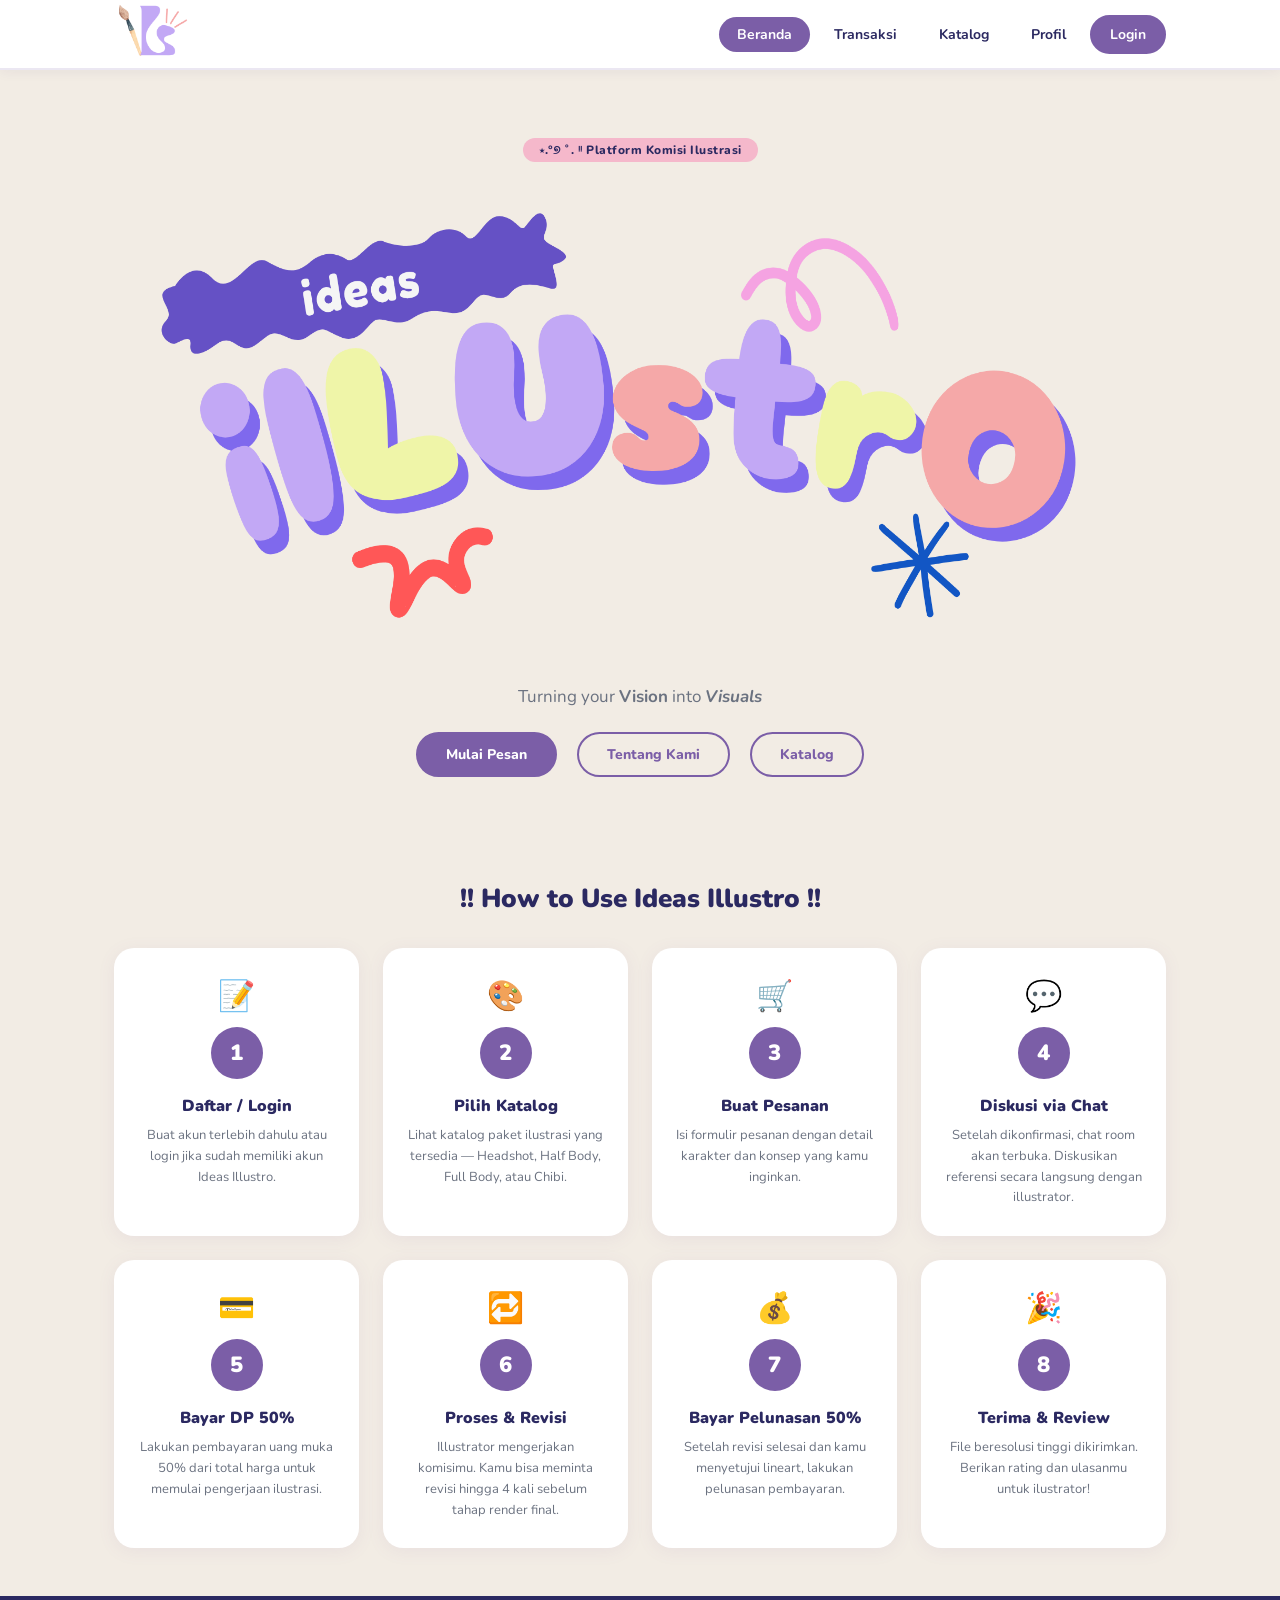
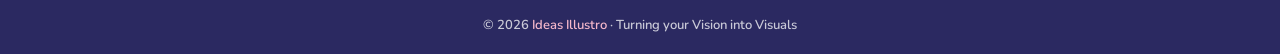
<file: index.html>
<!DOCTYPE html>
<html lang="id">
<head>
  <meta charset="UTF-8" />
  <meta name="viewport" content="width=device-width, initial-scale=1.0" />
  <title>Beranda – Ideas Illustro</title>
  <link rel="stylesheet" href="style.css" />
  <link rel="icon" href="LogoShort.png" />
</head>
<body>

  <header>
    <div class="header-inner">

      <a href="index.html" class="logo-link">
        <img src="LogoShort.png" alt="Ideas Illustro Logo" />
      </a>

      <button class="hamburger" id="hamburger" aria-label="Buka menu">
        <span></span><span></span><span></span>
      </button>

      <!-- Navigasi menggunakan <nav>, <ul>, <li> -->
      <nav id="navMenu">
        <ul>
          <li><a href="index.html">Beranda</a></li>
          <li><a href="transaksi.html">Transaksi</a></li>
          <li><a href="katalog.html">Katalog</a></li>
          <li><a href="profil.html">Profil</a></li>
          <li><a href="login.html" class="btn-nav-login">Login</a></li>
        </ul>
      </nav>

    </div>
  </header>
  

  <main>

    <!-- Hero Section -->
    <section class="hero-beranda">
      <span class="section-tag">⋆.°୭ ˚. ᵎᵎ Platform Komisi Ilustrasi</span>
      <div class="hero-beranda">
        <img src="LogoMain.png" alt="Ideas Illustro Logo" />
      </div>
      <p>Turning your <b>Vision</b> into <b><i>Visuals</i></b></p>
      <div class="hero-btns">
        <a href="transaksi.html" class="btn btn-primary">Mulai Pesan</a>
        <a href="profil.html" class="btn btn-outline">Tentang Kami</a>
        <a href="katalog.html" class="btn btn-outline">Katalog</a>
      </div>
    </section>

    <!-- Langkah Penggunaan Aplikasi -->
    <section>
      <h2 class="langkah-judul">!! How to Use Ideas Illustro !!</h2>
      <div class="langkah-grid">

        <div class="langkah-item">
          <div class="langkah-icon">📝</div>
          <div class="langkah-nomor">1</div>
          <h3>Daftar / Login</h3>
          <p>Buat akun terlebih dahulu atau login jika sudah memiliki akun Ideas Illustro.</p>
        </div>

        <div class="langkah-item">
          <div class="langkah-icon">🎨</div>
          <div class="langkah-nomor">2</div>
          <h3>Pilih Katalog</h3>
          <p>Lihat katalog paket ilustrasi yang tersedia — Headshot, Half Body, Full Body, atau Chibi.</p>
        </div>

        <div class="langkah-item">
          <div class="langkah-icon">🛒</div>
          <div class="langkah-nomor">3</div>
          <h3>Buat Pesanan</h3>
          <p>Isi formulir pesanan dengan detail karakter dan konsep yang kamu inginkan.</p>
        </div>

        <div class="langkah-item">
          <div class="langkah-icon">💬</div>
          <div class="langkah-nomor">4</div>
          <h3>Diskusi via Chat</h3>
          <p>Setelah dikonfirmasi, chat room akan terbuka. Diskusikan referensi secara langsung dengan illustrator.</p>
        </div>

        <div class="langkah-item">
          <div class="langkah-icon">💳</div>
          <div class="langkah-nomor">5</div>
          <h3>Bayar DP 50%</h3>
          <p>Lakukan pembayaran uang muka 50% dari total harga untuk memulai pengerjaan ilustrasi.</p>
        </div>

        <div class="langkah-item">
          <div class="langkah-icon">🔁</div>
          <div class="langkah-nomor">6</div>
          <h3>Proses & Revisi</h3>
          <p>Illustrator mengerjakan komisimu. Kamu bisa meminta revisi hingga 4 kali sebelum tahap render final.</p>
        </div>

        <div class="langkah-item">
          <div class="langkah-icon">💰</div>
          <div class="langkah-nomor">7</div>
          <h3>Bayar Pelunasan 50%</h3>
          <p>Setelah revisi selesai dan kamu menyetujui lineart, lakukan pelunasan pembayaran.</p>
        </div>

        <div class="langkah-item">
          <div class="langkah-icon">🎉</div>
          <div class="langkah-nomor">8</div>
          <h3>Terima & Review</h3>
          <p>File beresolusi tinggi dikirimkan. Berikan rating dan ulasanmu untuk ilustrator!</p>
        </div>

      </div>
    </section>

  </main>
  <!-- ==================== END MAIN ==================== -->


  <!-- ==================== FOOTER ==================== -->
  <footer>
    <p>© 2026 <span>Ideas Illustro</span> · Turning your Vision into Visuals </p>
  </footer>
  <!-- ==================== END FOOTER ==================== -->

  <script src="script.js"></script>
</body>
</html>
</file>
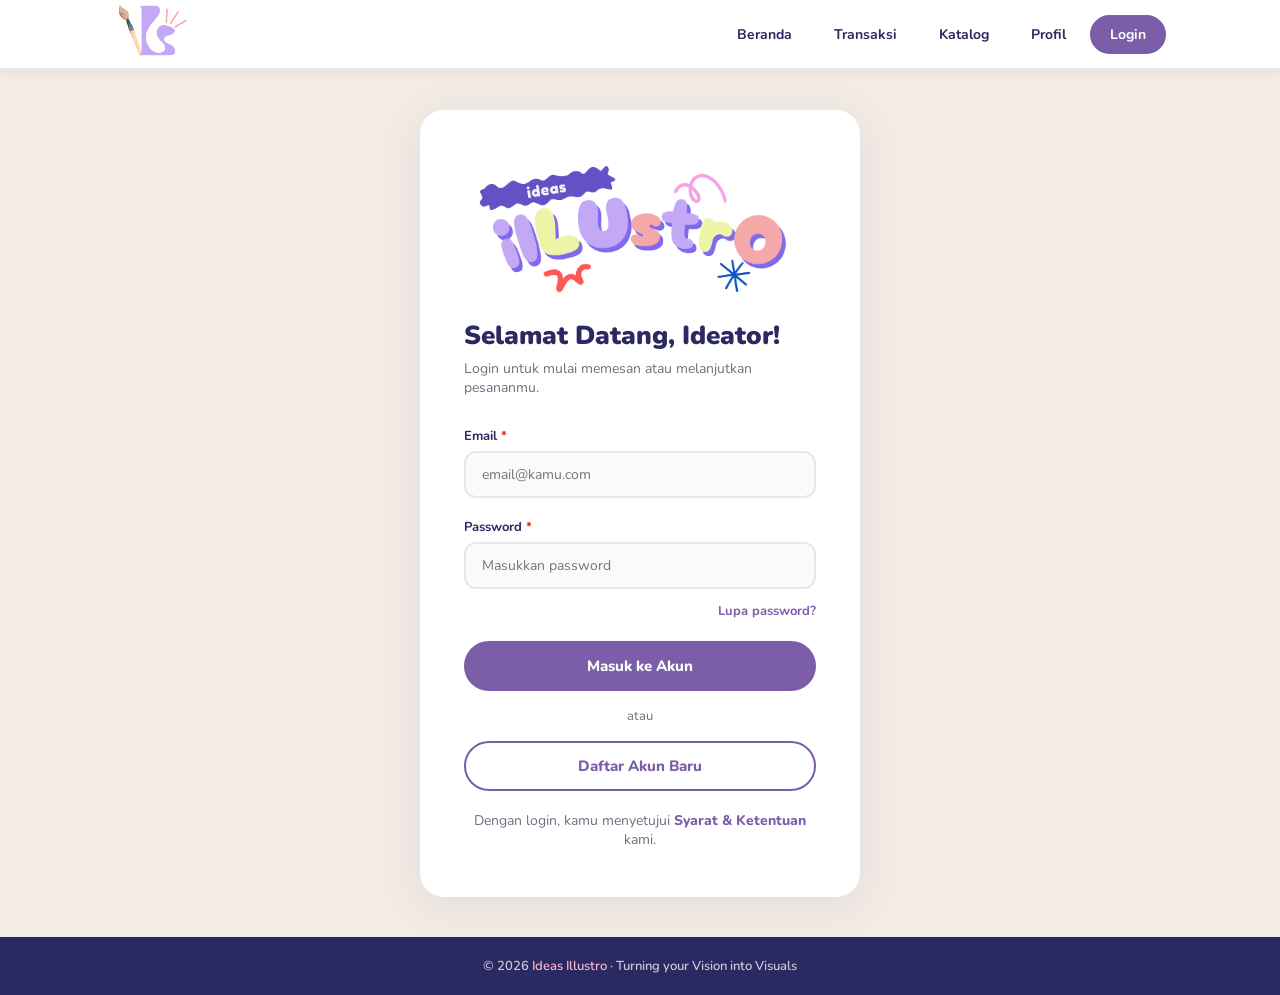
<file: login.html>
<!DOCTYPE html>
<html lang="id">
<head>
  <meta charset="UTF-8" />
  <meta name="viewport" content="width=device-width, initial-scale=1.0" />
  <title>Login – Ideas Illustro</title>
  <link rel="stylesheet" href="style.css" />
  <link rel="icon" href="LogoShort.png">
</head>
<body>

  <!-- ==================== HEADER ==================== -->
  <header>
    <div class="header-inner">
      <a href="index.html" class="logo-link">
        <img src="LogoShort.png" alt="Ideas Illustro Logo">
      </a>
      <button class="hamburger" id="hamburger" aria-label="Buka menu">
        <span></span><span></span><span></span>
      </button>
      <nav id="navMenu">
        <ul>
          <li><a href="index.html">Beranda</a></li>
          <li><a href="transaksi.html">Transaksi</a></li>
          <li><a href="katalog.html">Katalog</a></li>
          <li><a href="profil.html">Profil</a></li>
          <li><a href="login.html" class="btn-nav-login">Login</a></li>
        </ul>
      </nav>
    </div>
  </header>

  <!-- ==================== KONTEN Login ==================== -->
  <main style="padding-top: 0; padding-bottom: 0;">
    <div class="login-wrap">
      <div class="login-card">

        <!-- Logo kecil di form -->
        <div style="text-align:center; margin-bottom:20px;">
          <img src="LogoMain.png" alt="Ideas Illustro" style="margin: 0 auto;">
        </div>

        <h2>Selamat Datang, Ideator!</h2>
        <p class="sub">Login untuk mulai memesan atau melanjutkan pesananmu.</p>

        <!-- Alert -->
        <div class="alert alert-sukses" id="alertSukses"></div>
        <div class="alert alert-error"  id="alertError"></div>

        <!-- ===== FORM LOGIN ===== -->
        <form id="formLogin" onsubmit="validasiLogin(event)" novalidate>

          <!-- Email -->
          <div class="form-group">
            <label for="loginEmail">Email <span style="color:var(--error)">*</span></label>
            <input
              type="email"
              id="loginEmail"
              name="loginEmail"
              placeholder="email@kamu.com"
            />
            <span class="error-msg" id="err-loginEmail"></span>
          </div>

          <!-- Password -->
          <div class="form-group">
            <label for="loginPass">Password <span style="color:var(--error)">*</span></label>
            <input
              type="password"
              id="loginPass"
              name="loginPass"
              placeholder="Masukkan password"
            />
            <span class="error-msg" id="err-loginPass"></span>
          </div>

          <!-- Lupa password -->
          <div style="text-align:right; margin-top:-10px; margin-bottom:20px;">
            <a href="#" style="font-size:13px; color:var(--purple); font-weight:700;">Lupa password?</a>
          </div>

          <!-- Tombol Login -->
          <button type="submit" class="btn btn-primary btn-block">
            Masuk ke Akun
          </button>

        </form>
        <!-- ===== END FORM LOGIN ===== -->

        <div class="login-divider">atau</div>

        <!-- Daftar -->
        <a href="#" class="btn btn-outline btn-block" style="display:block; text-align:center;">
          Daftar Akun Baru
        </a>

        <p class="login-switch">
          Dengan login, kamu menyetujui
          <a href="#">Syarat &amp; Ketentuan</a> kami.
        </p>

      </div>
    </div>
  </main>
  <!-- ==================== END MAIN ==================== -->


  <!-- ==================== FOOTER ==================== -->
  <footer>
    <p>© 2026 <span>Ideas Illustro</span> · Turning your Vision into Visuals </p>
  </footer>

  <script src="script.js"></script>
</body>
</html>
</file>
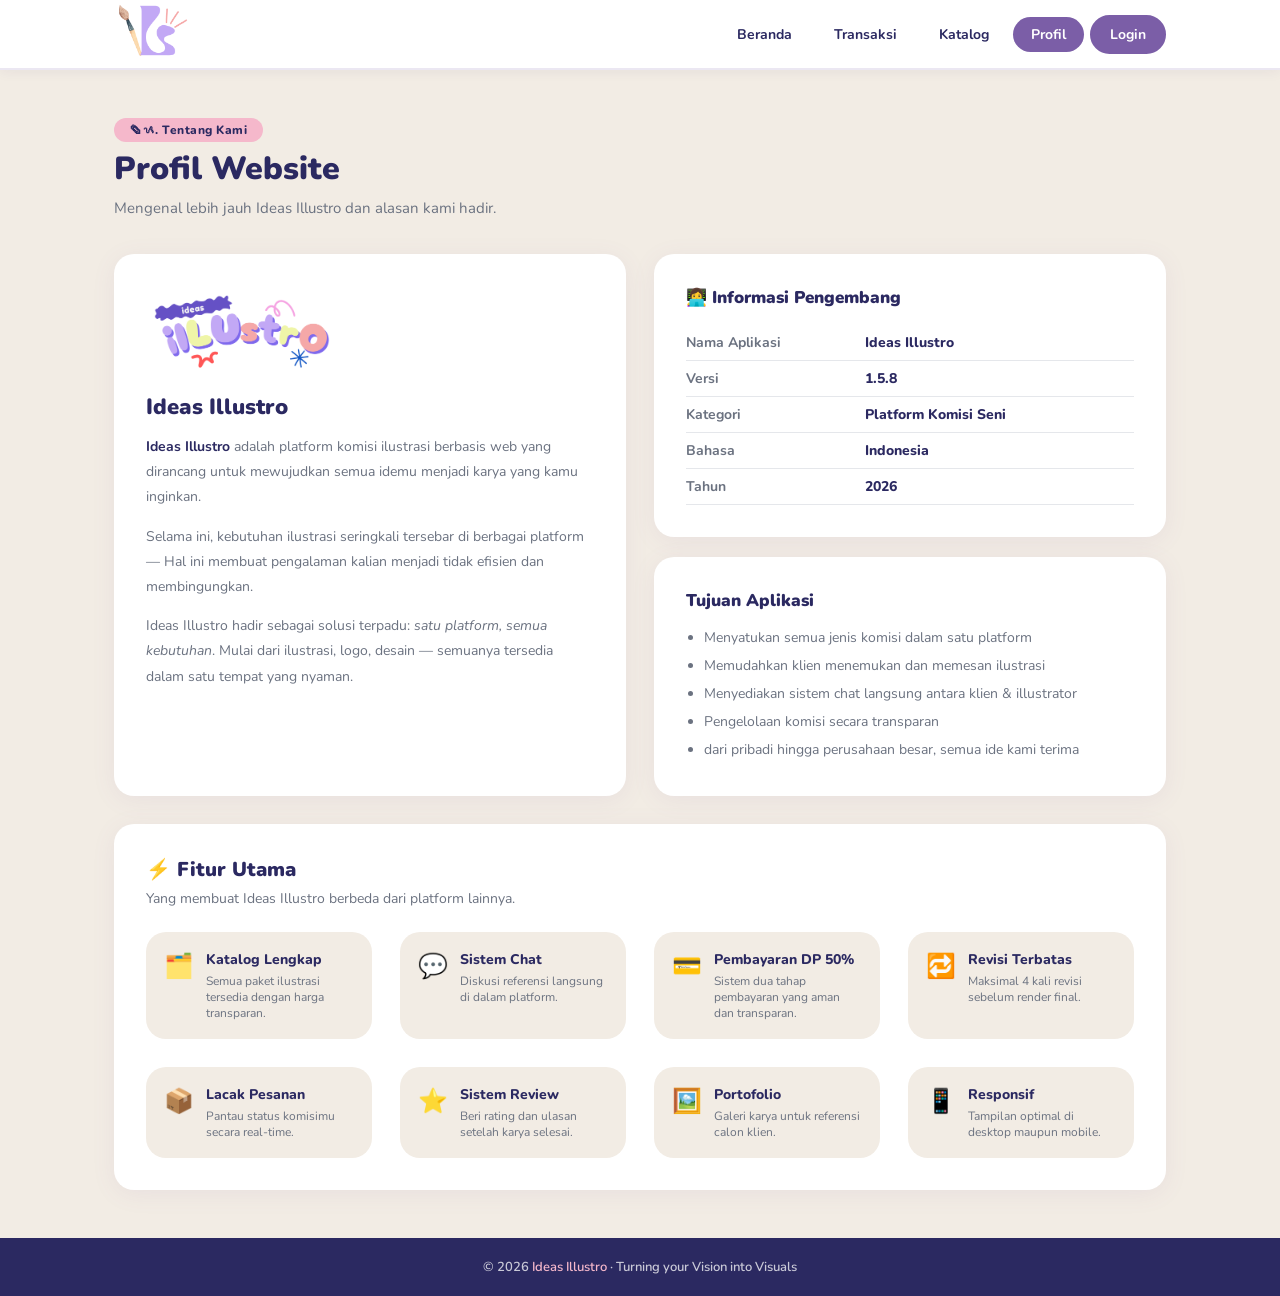
<file: profil.html>
<!DOCTYPE html>
<html lang="id">
<head>
  <meta charset="UTF-8" />
  <meta name="viewport" content="width=device-width, initial-scale=1.0" />
  <title>Profil – Ideas Illustro</title>
  <link rel="stylesheet" href="style.css" />
  <link rel="icon" href="LogoShort.png">
</head>
<body>

  <!-- ==================== HEADER ==================== -->
  <header>
    <div class="header-inner">
      <a href="index.html" class="logo-link">
        <img src="LogoShort.png" alt="Ideas Illustro Logo" />
      </a>
      <button class="hamburger" id="hamburger" aria-label="Buka menu">
        <span></span><span></span><span></span>
      </button>
      <nav id="navMenu">
        <ul>
          <li><a href="index.html">Beranda</a></li>
          <li><a href="transaksi.html">Transaksi</a></li>
          <li><a href="katalog.html">Katalog</a></li>
          <li><a href="profil.html">Profil</a></li>
          <li><a href="login.html" class="btn-nav-login">Login</a></li>
        </ul>
      </nav>
    </div>
  </header>
  <!-- ==================== END HEADER ==================== -->


  <!-- ==================== KONTEN UTAMA ==================== -->
  <main>

    <span class="section-tag"> ✎ᝰ. Tentang Kami</span>
    <h1 class="page-title">Profil Website</h1>
    <p class="page-subtitle">Mengenal lebih jauh Ideas Illustro dan alasan kami hadir.</p>

    <div class="profil-grid">

      <div class="card">
        <div class="profil-image">
          <img src="LogoMain.png" alt="Logo Ideas Illustro">
        </div>
        <h2 style="font-size:22px; font-weight:900; margin-bottom:12px;">Ideas Illustro</h2>
        <p style="font-size:14px; color:var(--gray); line-height:1.8; margin-bottom:14px;">
          <strong style="color:var(--purple-dark);">Ideas Illustro</strong> adalah platform komisi ilustrasi berbasis web yang dirancang untuk mewujudkan semua idemu menjadi karya yang kamu inginkan.
        </p>
        <p style="font-size:14px; color:var(--gray); line-height:1.8; margin-bottom:14px;">
          Selama ini, kebutuhan ilustrasi seringkali tersebar di berbagai platform — Hal ini membuat pengalaman kalian menjadi tidak efisien dan membingungkan.
        </p>
        <p style="font-size:14px; color:var(--gray); line-height:1.8;">
          Ideas Illustro hadir sebagai solusi terpadu: <em>satu platform, semua kebutuhan</em>. Mulai dari ilustrasi, logo, desain — semuanya tersedia dalam satu tempat yang nyaman.
        </p>
      </div>

      <!-- Info Developer -->
      <div>
        <div class="card" style="margin-bottom:20px;">
          <h3 style="font-size:17px; font-weight:900; margin-bottom:16px;">👩‍💻 Informasi Pengembang</h3>
          <table style="font-size:14px; width:100%;">
            <tbody>
              <tr>
                <td style="padding:8px 0; color:var(--gray); font-weight:700; width:40%;">Nama Aplikasi</td>
                <td style="padding:8px 0; font-weight:800;">Ideas Illustro</td>
              </tr>
              <tr>
                <td style="padding:8px 0; color:var(--gray); font-weight:700;">Versi</td>
                <td style="padding:8px 0; font-weight:800;">1.5.8</td>
              </tr>
              <tr>
                <td style="padding:8px 0; color:var(--gray); font-weight:700;">Kategori</td>
                <td style="padding:8px 0; font-weight:800;">Platform Komisi Seni</td>
              </tr>
              <tr>
                <td style="padding:8px 0; color:var(--gray); font-weight:700;">Bahasa</td>
                <td style="padding:8px 0; font-weight:800;">Indonesia</td>
              </tr>
              <tr>
                <td style="padding:8px 0; color:var(--gray); font-weight:700;">Tahun</td>
                <td style="padding:8px 0; font-weight:800;">2026</td>
              </tr>
             
            </tbody>
          </table>
        </div>

        <div class="card">
          <h3 style="font-size:17px; font-weight:900; margin-bottom:12px;">Tujuan Aplikasi</h3>
          <ul style="font-size:14px; color:var(--gray); line-height:2; padding-left:18px; list-style:disc;">
            <li>Menyatukan semua jenis komisi dalam satu platform</li>
            <li>Memudahkan klien menemukan dan memesan ilustrasi</li>
            <li>Menyediakan sistem chat langsung antara klien & illustrator</li>
            <li>Pengelolaan komisi secara transparan</li>
            <li>dari pribadi hingga perusahaan besar, semua ide kami terima</li>
          </ul>
        </div>
      </div>

    </div>

    <!-- Fitur Utama -->
    <div class="card">
      <h3 style="font-size:20px; font-weight:900; margin-bottom:6px;">⚡ Fitur Utama</h3>
      <p style="font-size:14px; color:var(--gray); margin-bottom:0;">Yang membuat Ideas Illustro berbeda dari platform lainnya.</p>
      <div class="profil-fitur">

        <div class="fitur-item">
          <div class="fitur-icon">🗂️</div>
          <div>
            <h4>Katalog Lengkap</h4>
            <p>Semua paket ilustrasi tersedia dengan harga transparan.</p>
          </div>
        </div>

        <div class="fitur-item">
          <div class="fitur-icon">💬</div>
          <div>
            <h4>Sistem Chat</h4>
            <p>Diskusi referensi langsung di dalam platform.</p>
          </div>
        </div>

        <div class="fitur-item">
          <div class="fitur-icon">💳</div>
          <div>
            <h4>Pembayaran DP 50%</h4>
            <p>Sistem dua tahap pembayaran yang aman dan transparan.</p>
          </div>
        </div>

        <div class="fitur-item">
          <div class="fitur-icon">🔁</div>
          <div>
            <h4>Revisi Terbatas</h4>
            <p>Maksimal 4 kali revisi sebelum render final.</p>
          </div>
        </div>

        <div class="fitur-item">
          <div class="fitur-icon">📦</div>
          <div>
            <h4>Lacak Pesanan</h4>
            <p>Pantau status komisimu secara real-time.</p>
          </div>
        </div>

        <div class="fitur-item">
          <div class="fitur-icon">⭐</div>
          <div>
            <h4>Sistem Review</h4>
            <p>Beri rating dan ulasan setelah karya selesai.</p>
          </div>
        </div>

        <div class="fitur-item">
          <div class="fitur-icon">🖼️</div>
          <div>
            <h4>Portofolio</h4>
            <p>Galeri karya untuk referensi calon klien.</p>
          </div>
        </div>

        <div class="fitur-item">
          <div class="fitur-icon">📱</div>
          <div>
            <h4>Responsif</h4>
            <p>Tampilan optimal di desktop maupun mobile.</p>
          </div>
        </div>

      </div>
    </div>

  </main>
  <!-- ==================== END MAIN ==================== -->


  <!-- ==================== FOOTER ==================== -->
  <footer>
      <p>© 2026 <span>Ideas Illustro</span> · Turning your Vision into Visuals </p>
  </footer>

  <script src="script.js"></script>
</body>
</html>
</file>
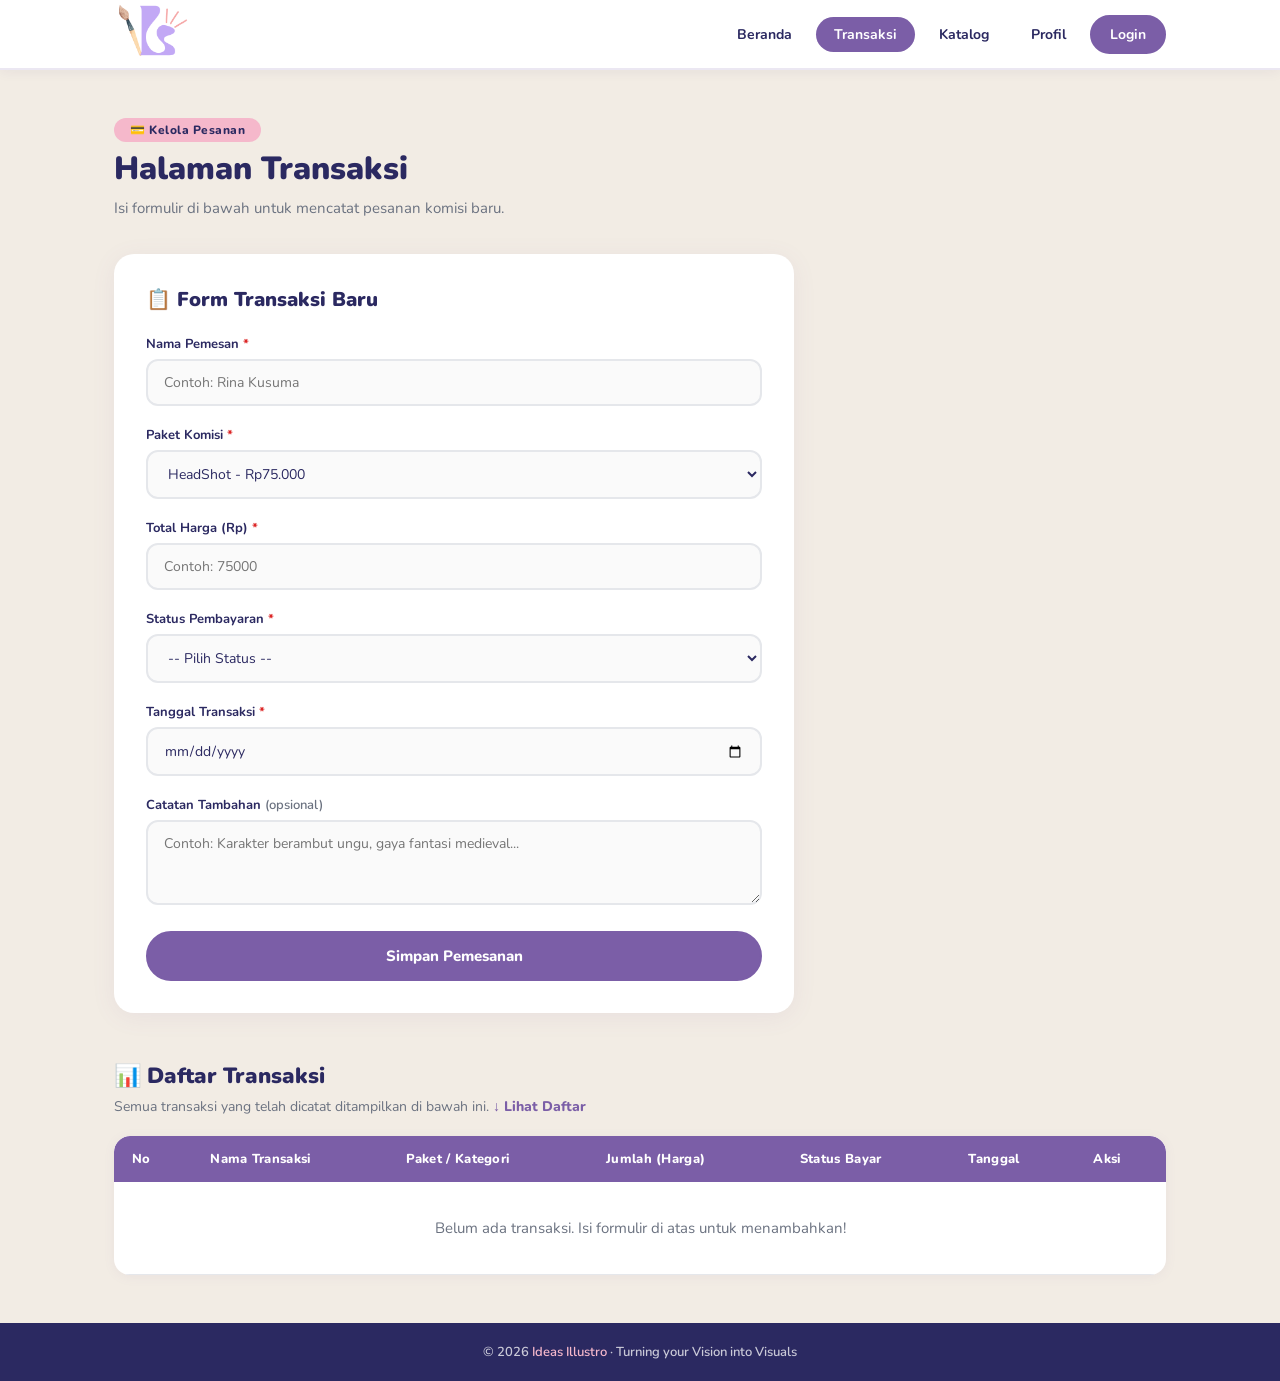
<file: transaksi.html>
<!DOCTYPE html>
<html lang="id">
<head>
  <meta charset="UTF-8" />
  <meta name="viewport" content="width=device-width, initial-scale=1.0" />
  <title>Transaksi – Ideas Illustro</title>
  <link rel="stylesheet" href="style.css" />
  <link rel="icon" href="LogoShort.png" />
</head>
<body>

  <!-- ==================== HEADER ==================== -->
  <header>
    <div class="header-inner">
      <a href="index.html" class="logo-link">
        <img src="LogoShort.png" alt="Ideas Illustro Logo" />
      </a>
      <button class="hamburger" id="hamburger" aria-label="Buka menu">
        <span></span><span></span><span></span>
      </button>
      <nav id="navMenu">
        <ul>
          <li><a href="index.html">Beranda</a></li>
          <li><a href="transaksi.html">Transaksi</a></li>
          <li><a href="katalog.html">Katalog</a></li>
          <li><a href="profil.html">Profil</a></li>
          <li><a href="login.html" class="btn-nav-login">Login</a></li>
        </ul>
      </nav>
    </div>
  </header>
  <!-- ==================== END HEADER ==================== -->


  <!-- ==================== KONTEN UTAMA ==================== -->
  <main>

    <!-- Judul Halaman -->
    <span class="section-tag">💳 Kelola Pesanan</span>
    <h1 class="page-title">Halaman Transaksi</h1>
    <p class="page-subtitle">Isi formulir di bawah untuk mencatat pesanan komisi baru.</p>

    <!-- ===== FORM TRANSAKSI ===== -->
    <div class="card" style="max-width: 680px; margin-bottom: 48px;">
      <h2 style="font-size:20px; font-weight:900; margin-bottom:22px;">📋 Form Transaksi Baru</h2>

      <!-- Alert Notifikasi -->
      <div class="alert alert-sukses" id="alertSukses"></div>
      <div class="alert alert-error"  id="alertError"></div>

      <form id="formTransaksi" onsubmit="simpanTransaksi(event)" novalidate>

        <!-- Nama Pemesan -->
        <div class="form-group">
          <label for="namaPemesan">Nama Pemesan <span style="color:var(--error)">*</span></label>
          <input
            type="text"
            id="namaPemesan"
            name="namaPemesan"
            placeholder="Contoh: Rina Kusuma"
          />
          <span class="error-msg" id="err-namaPemesan"></span>
        </div>

        <!-- Paket Komisi -->
        <div class="form-group">
          <label for="paketKomisi">Paket Komisi <span style="color:var(--error)">*</span></label>
          <select id="paketKomisi" name="paketKomisi">
           <option value="75000">HeadShot - Rp75.000</option>
            <option value="100000">Half Body - Rp100.000</option>
            <option value="200000">Full Body - Rp200.000</option>
            <option value="90000">Chibi - Rp90.000</option>
          </select>
          <span class="error-msg" id="err-paketKomisi"></span>
        </div>

        <!-- Total Harga -->
        <div class="form-group">
          <label for="totalHarga">Total Harga (Rp) <span style="color:var(--error)">*</span></label>
          <input
            type="number"
            id="totalHarga"
            name="totalHarga"
            placeholder="Contoh: 75000"
            min="1"
          />
          <span class="error-msg" id="err-totalHarga"></span>
        </div>

        <!-- Status Pembayaran -->
        <div class="form-group">
          <label for="statusBayar">Status Pembayaran <span style="color:var(--error)">*</span></label>
          <select id="statusBayar" name="statusBayar">
            <option value="">-- Pilih Status --</option>
            <option value="DP 50%">DP 50%</option>
            <option value="Lunas">Lunas</option>
          </select>
          <span class="error-msg" id="err-statusBayar"></span>
        </div>

        <!-- Tanggal -->
        <div class="form-group">
          <label for="tanggal">Tanggal Transaksi <span style="color:var(--error)">*</span></label>
          <input
            type="date"
            id="tanggal"
            name="tanggal"
          />
          <span class="error-msg" id="err-tanggal"></span>
        </div>

        <!-- Catatan Tambahan (opsional) -->
        <div class="form-group">
          <label for="catatan">Catatan Tambahan <span style="color:var(--gray); font-weight:600">(opsional)</span></label>
          <textarea
            id="catatan"
            name="catatan"
            rows="3"
            placeholder="Contoh: Karakter berambut ungu, gaya fantasi medieval..."
          ></textarea>
        </div>

        <!-- Tombol Simpan -->
        <button type="submit" class="btn btn-primary btn-block">
           Simpan Pemesanan
        </button>

      </form>
    </div>
    <!-- ===== END FORM ===== -->


    <!-- ===== DAFTAR TRANSAKSI ===== -->
    <section id="sectionDaftar">
      <h2 style="font-size:22px; font-weight:900; margin-bottom:6px;">📊 Daftar Transaksi</h2>
      <p style="color:var(--gray); font-size:14px; margin-bottom:20px;">
        Semua transaksi yang telah dicatat ditampilkan di bawah ini.
        <!-- Link ke daftar transaksi (anchor) -->
        <a href="#sectionDaftar" style="color:var(--purple); font-weight:800;">↓ Lihat Daftar</a>
      </p>

      <div class="tabel-wrapper">
        <table>
          <thead>
            <tr>
              <th>No</th>
              <th>Nama Transaksi</th>
              <th>Paket / Kategori</th>
              <th>Jumlah (Harga)</th>
              <th>Status Bayar</th>
              <th>Tanggal</th>
              <th>Aksi</th>
            </tr>
          </thead>
          <tbody id="bodyTransaksi">
            <!-- Diisi oleh JavaScript -->
          </tbody>
          <!-- Baris kosong jika tidak ada data -->
          <tr id="kosongTabel" style="display:none;">
            <td colspan="7" class="kosong-tabel">
              Belum ada transaksi. Isi formulir di atas untuk menambahkan!
            </td>
          </tr>
        </table>
      </div>
    </section>
    <!-- ===== END DAFTAR ===== -->

  </main>
  <!-- ==================== END MAIN ==================== -->


  <!-- ==================== FOOTER ==================== -->
  <footer>
   <p>© 2026 <span>Ideas Illustro</span> · Turning your Vision into Visuals </p>
  </footer>

  <script src="script.js"></script>
</body>
</html>
</file>
<file: style.css>
@import url('https://fonts.googleapis.com/css2?family=Nunito:wght@400;600;700;800;900&display=swap');

/* --- VARIABEL WARNA --- */
:root {
  --cream:        #F2ECE4;
  --purple:       #7B5EA7;
  --purple-light: #B89DD4;
  --purple-dark:  #2B2961;
  --lime:         #C5D85A;
  --pink:         #F5B8CB;
  --coral:        #E87560;
  --white:        #ffffff;
  --gray:         #6b7280;
  --gray-light:   #f3f4f6;
  --border:       #e5e7eb;
  --success:      #16a34a;
  --error:        #dc2626;
}

/* --- RESET & BASE --- */
* { margin: 0; padding: 0; box-sizing: border-box; }

body {
  font-family: 'Nunito', Arial, sans-serif;
  background-color: var(--cream);
  color: var(--purple-dark);
  min-height: 100vh;
  display: flex;
  flex-direction: column;
}

a { text-decoration: none; color: inherit; }
ul { list-style: none; }
img { max-width: 100%; display: block; }

/* =============================================
   HEADER & NAVIGASI
   ============================================= */
header {
  background-color: var(--white);
  border-bottom: 2px solid rgba(123, 94, 167, 0.15);
  position: sticky;
  top: 0;
  z-index: 100;
  box-shadow: 0 2px 12px rgba(43, 41, 97, 0.06);
}

.header-inner {
  max-width: 1100px;
  margin: 0 auto;
  padding: 0 24px;
  height: 68px;
  display: flex;
  align-items: center;
  justify-content: space-between;
}

/* Logo */
.logo-link {
  display: flex;
  align-items: center;
}

.logo-link img {
  height: 75px;
  width: auto;
}

/* Navigasi */
nav ul {
  display: flex;
  align-items: center;
  gap: 6px;
}

nav ul li a {
  display: inline-block;
  padding: 8px 18px;
  border-radius: 50px;
  font-size: 14px;
  font-weight: 700;
  color: var(--purple-dark);
  transition: background 0.2s, color 0.2s;
}

nav ul li a:hover {
  background-color: var(--purple-dark);
  color: var(--cream);
}

nav ul li a.aktif {
  background-color: var(--purple);
  color: var(--white);
}

/* Tombol login di nav */
nav ul li a.btn-nav-login {
  background-color: var(--purple);
  color: var(--white);
  border: 2px solid var(--purple);
}

nav ul li a.btn-nav-login:hover {
  background-color: var(--purple-dark);
  border-color: var(--purple-dark);
}

.hamburger {
  display: none;
  flex-direction: column;
  gap: 5px;
  cursor: pointer;
  background: none;
  border: none;
  padding: 6px;
}

.hamburger span {
  display: block;
  width: 26px;
  height: 3px;
  background: var(--purple-dark);
  border-radius: 4px;
  transition: all 0.3s;
}

/* =============================================
   MAIN CONTENT
   ============================================= */
main {
  flex: 1;
  max-width: 1100px;
  width: 100%;
  margin: 0 auto;
  padding: 48px 24px;
}

/* =============================================
   FOOTER
   ============================================= */
footer {
  background-color: var(--purple-dark);
  color: rgba(255,255,255,0.75);
  text-align: center;
  padding: 20px 24px;
  font-size: 13px;
  font-weight: 600;
}

footer span { color: var(--pink); }

/* =============================================
   KOMPONEN UMUM
   ============================================= */

.section-tag {
  display: inline-block;
  background: var(--pink);
  color: var(--purple-dark);
  padding: 4px 16px;
  border-radius: 50px;
  font-size: 12px;
  font-weight: 800;
  margin-bottom: 5px;
  letter-spacing: 0.5px;
}

/* Judul halaman */
.page-title {
  font-size: 32px;
  font-weight: 900;
  color: var(--purple-dark);
  margin-bottom: 8px;
}

.page-subtitle {
  font-size: 15px;
  color: var(--gray);
  margin-bottom: 36px;
}

/* Kartu / card */
.card {
  background: var(--white);
  border-radius: 20px;
  padding: 32px;
  box-shadow: 0 4px 24px rgba(123, 94, 167, 0.08);
}

/* Tombol */
.btn {
  display: inline-block;
  padding: 11px 28px;
  border-radius: 50px;
  font-family: 'Nunito', Arial, sans-serif;
  font-size: 14px;
  font-weight: 800;
  cursor: pointer;
  border: 2px solid transparent;
  transition: all 0.2s;
}

.btn-primary {
  background-color: var(--purple);
  color: var(--white);
  border-color: var(--purple);
}

.btn-primary:hover {
  background-color: var(--purple-dark);
  border-color: var(--purple-dark);
}

.btn-outline {
  background-color: transparent;
  color: var(--purple);
  border-color: var(--purple);
}

.btn-outline:hover {
  background-color: var(--purple-dark);
  color: var(--white);
}

.btn-block {
  width: 100%;
  text-align: center;
  padding: 13px;
  font-size: 15px;
}

.btn-danger {
  background-color: var(--coral);
  color: var(--white);
  border-color: var(--coral);
}

/* =============================================
   FORM
   ============================================= */
.form-group {
  margin-bottom: 20px;
}

.form-group label {
  display: block;
  font-weight: 700;
  font-size: 13px;
  color: var(--purple-dark);
  margin-bottom: 6px;
}

.form-group input,
.form-group select,
.form-group textarea {
  width: 100%;
  padding: 12px 16px;
  border: 2px solid var(--border);
  border-radius: 12px;
  font-family: 'Nunito', Arial, sans-serif;
  font-size: 14px;
  color: var(--purple-dark);
  background: #fafafa;
  outline: none;
  transition: border-color 0.2s, background 0.2s;
}

.form-group input:focus,
.form-group select:focus,
.form-group textarea:focus {
  border-color: var(--purple);
  background: var(--white);
}

.form-group input.input-error,
.form-group select.input-error,
.form-group textarea.input-error {
  border-color: var(--error);
  background: #fff5f5;
}

.error-msg {
  display: none;
  font-size: 12px;
  color: var(--error);
  font-weight: 700;
  margin-top: 5px;
}

.error-msg.tampil {
  display: block;
}

/* Alert / Notifikasi */
.alert {
  padding: 14px 20px;
  border-radius: 12px;
  font-size: 14px;
  font-weight: 700;
  margin-bottom: 20px;
  display: none;
}

.alert.tampil { display: block; }
.alert-sukses { background: #dcfce7; color: #14532d; border: 1px solid #86efac; }
.alert-error  { background: #fee2e2; color: #7f1d1d; border: 1px solid #fca5a5; }

/* =============================================
   TABEL
   ============================================= */
.tabel-wrapper {
  overflow-x: auto;
  border-radius: 16px;
  box-shadow: 0 2px 12px rgba(123, 94, 167, 0.07);
}

table {
  width: 100%;
  border-collapse: collapse;
  background: var(--white);
  font-size: 14px;
}

table thead tr {
  background: var(--purple);
  color: var(--white);
}

table thead th {
  padding: 14px 18px;
  text-align: left;
  font-weight: 800;
  font-size: 13px;
  letter-spacing: 0.3px;
}

table thead th:first-child { border-radius: 16px 0 0 0; }
table thead th:last-child  { border-radius: 0 16px 0 0; }

table tbody tr {
  border-bottom: 1px solid var(--border);
  transition: background 0.15s;
}

table tbody tr:hover { background: var(--gray-light); }

table tbody td {
  padding: 13px 18px;
  vertical-align: middle;
}

table tbody tr:last-child td:first-child { border-radius: 0 0 0 16px; }
table tbody tr:last-child td:last-child  { border-radius: 0 0 16px 0; }

.kosong-tabel {
  text-align: center;
  color: var(--gray);
  padding: 36px;
  font-size: 15px;
}

/* Badge status */
.badge {
  display: inline-block;
  padding: 4px 14px;
  border-radius: 50px;
  font-size: 12px;
  font-weight: 800;
}

.badge-dp     { background: #fef9c3; color: #713f12; }
.badge-lunas  { background: #dcfce7; color: #14532d; }
.badge-hapus  { background: none; border: none; cursor: pointer; color: var(--coral); font-weight: 800; font-size: 13px; }

/* =============================================
   HALAMAN BERANDA – Langkah
   ============================================= */
.hero-beranda {
  text-align: center;
  padding: 20px 0 48px;
}

.hero-beranda img {
  margin: 0 auto;
  height: 450px;
  width: auto;
}

.hero-beranda p {
  font-size: 17px;
  color: var(--gray);
  max-width: 520px;
  margin: 0 auto 24px;
}

.hero-btns { display: flex; gap: 20px; justify-content: center; flex-wrap: wrap; }

/* Langkah-langkah */
.langkah-judul {
  font-size: 26px;
  font-weight: 900;
  text-align: center;
  margin: 56px 0 32px;
}

.langkah-grid {
  display: grid;
  grid-template-columns: repeat(auto-fit, minmax(220px, 1fr));
  gap: 24px;
}

.langkah-item {
  background: var(--white);
  border-radius: 20px;
  padding: 28px 24px;
  text-align: center;
  box-shadow: 0 3px 18px rgba(123, 94, 167, 0.08);
  transition: transform 0.2s, box-shadow 0.2s;
}

.langkah-item:hover {
  transform: translateY(-4px);
  box-shadow: 0 10px 32px rgba(123, 94, 167, 0.15);
}

.langkah-nomor {
  width: 52px;
  height: 52px;
  border-radius: 50%;
  background: var(--purple);
  color: var(--white);
  font-size: 22px;
  font-weight: 900;
  display: flex;
  align-items: center;
  justify-content: center;
  margin: 0 auto 16px;
}

.langkah-item h3 {
  font-size: 16px;
  font-weight: 900;
  margin-bottom: 8px;
}

.langkah-item p {
  font-size: 13px;
  color: var(--gray);
  line-height: 1.6;
}

.langkah-icon { font-size: 30px; margin-bottom: 10px; }

/* =============================================
   HALAMAN PROFIL
   ============================================= */
.profil-grid {
  display: grid;
  grid-template-columns: 1fr 1fr;
  gap: 28px;
  margin-bottom: 28px;
}

.profil-image {
  width: 200px;
  height: 90px;
  display: flex;
  align-items: center;
  justify-content: center;
  margin-bottom: 16px;
}

.profil-fitur {
  display: grid;
  grid-template-columns: repeat(auto-fit, minmax(180px, 1fr));
  gap: 28px;
  margin-top: 24px;
}

.fitur-item {
  background: var(--cream);
  border-radius: 20px;
  padding: 18px;
  display: flex;
  align-items: flex-start;
  gap: 12px;
}

.fitur-icon { font-size: 24px; flex-shrink: 0; }
.fitur-item h4 { font-size: 14px; font-weight: 800; margin-bottom: 4px; }
.fitur-item p  { font-size: 12px; color: var(--gray); }

/* =============================================
   HALAMAN LOGIN
   ============================================= */
.login-wrap {
  min-height: calc(100vh - 68px - 61px);
  display: flex;
  align-items: center;
  justify-content: center;
  padding: 40px 20px;
}

.login-card {
  background: var(--white);
  border-radius: 24px;
  padding: 48px 44px;
  width: 100%;
  max-width: 440px;
  box-shadow: 0 8px 40px rgba(123, 94, 167, 0.12);
}

.login-card h2 {
  font-size: 26px;
  font-weight: 900;
  margin-bottom: 6px;
}

.login-card .sub {
  font-size: 14px;
  color: var(--gray);
  margin-bottom: 30px;
}

.login-divider {
  text-align: center;
  margin: 16px 0;
  font-size: 13px;
  color: var(--gray);
}

.login-switch {
  text-align: center;
  margin-top: 20px;
  font-size: 14px;
  color: var(--gray);
}

.login-switch a {
  color: var(--purple);
  font-weight: 800;
  cursor: pointer;
}


@media (max-width: 900px) {
  .profil-grid {
    grid-template-columns: 1fr;
  }

  .hero-beranda h1 {
    font-size: 36px;
  }
}

@media (max-width: 680px) {
  .hamburger { display: flex; }

  nav {
    display: none;
    position: absolute;
    top: 68px;
    left: 0;
    width: 100%;
    background: var(--white);
    border-bottom: 2px solid var(--border);
    padding: 12px 0;
    box-shadow: 0 4px 16px rgba(0,0,0,0.1);
  }

  nav.buka { display: block; }

  nav ul {
    flex-direction: column;
    gap: 4px;
    padding: 0 20px;
  }

  nav ul li a {
    display: block;
    padding: 12px 18px;
    border-radius: 12px;
  }

  .header-inner {
    position: relative;
  }

  main {
    padding: 28px 16px;
  }

  .hero-beranda h1 {
    font-size: 28px;
  }

  .langkah-grid {
    grid-template-columns: 1fr;
  }

  .card {
    padding: 22px 18px;
  }

  .login-card {
    padding: 32px 22px;
  }

  table thead th,
  table tbody td {
    padding: 11px 12px;
    font-size: 13px;
  }

  .page-title { font-size: 24px; }
}

@media (max-width: 400px) {
  .hero-btns { flex-direction: column; align-items: center; }
  .hero-beranda h1 { font-size: 24px; }
}
</file>
